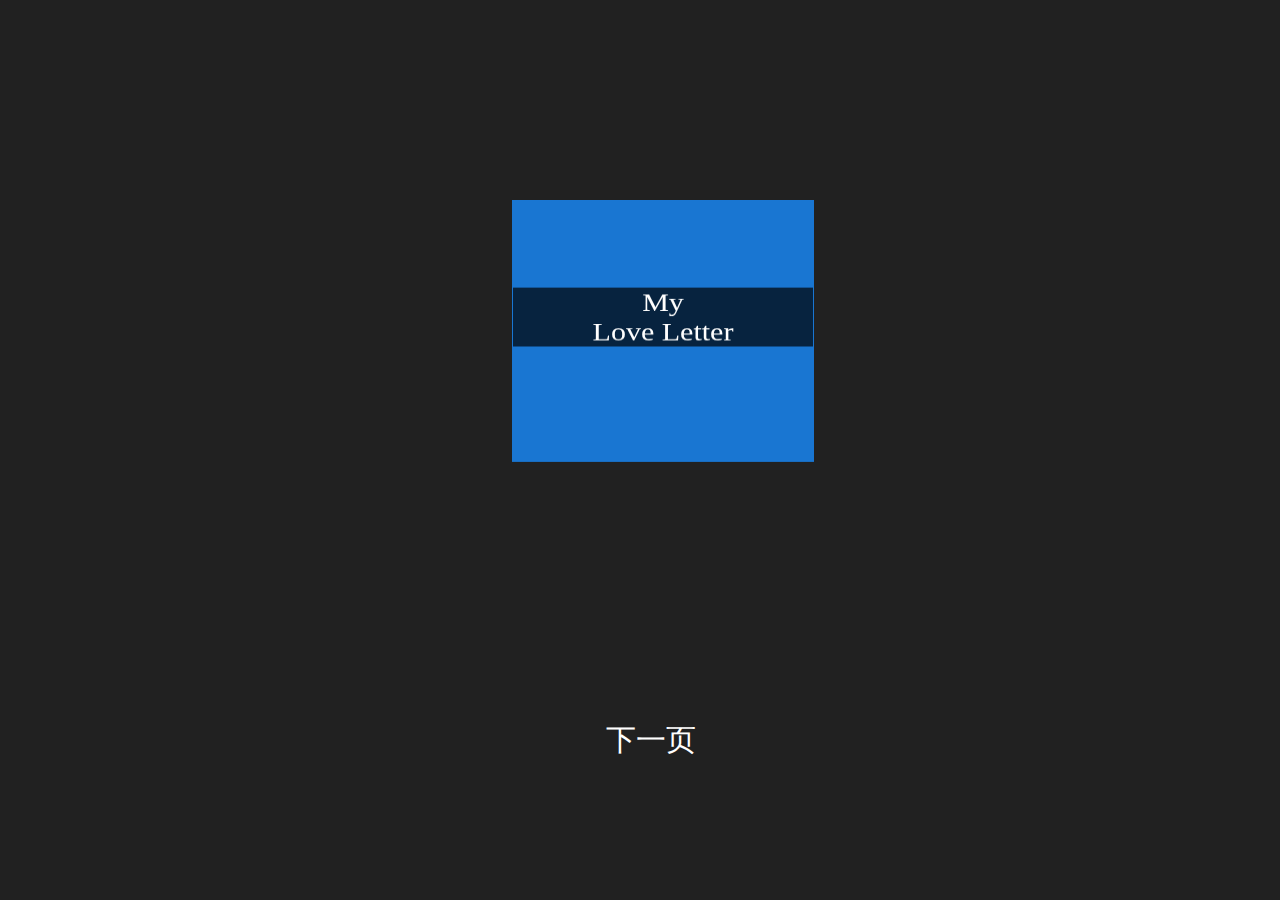
<file: index.html>
<html>
<head>
<meta charset="UTF-8">
<link rel="stylesheet" href="./css/page-style.css"> 
</head>
<body>
  <a class="link" href="page.html">下一页</a>
  <div class="book preserve-3d">

    <div class="book-page-box">
      <div class="book-page">
        <p>百花牵衣吐艳</p>
      </div>  
    </div>

    <div class="flip-animation-3 point">
      <div class="book-page">
        <p>情如茧凝成缘</p>
      </div>
    </div>

    <div class="flip-animation-2 point">
      <div class="book-page">
        <p>梦随风醉缠绵</p>
      </div>
    </div>

    <div class="flip-animation-1 point">
      <div class="book-page first-page">
        <p>My <br>Love Letter</p>
      </div>
    </div>

  </div>
</body>
</html>
</file>
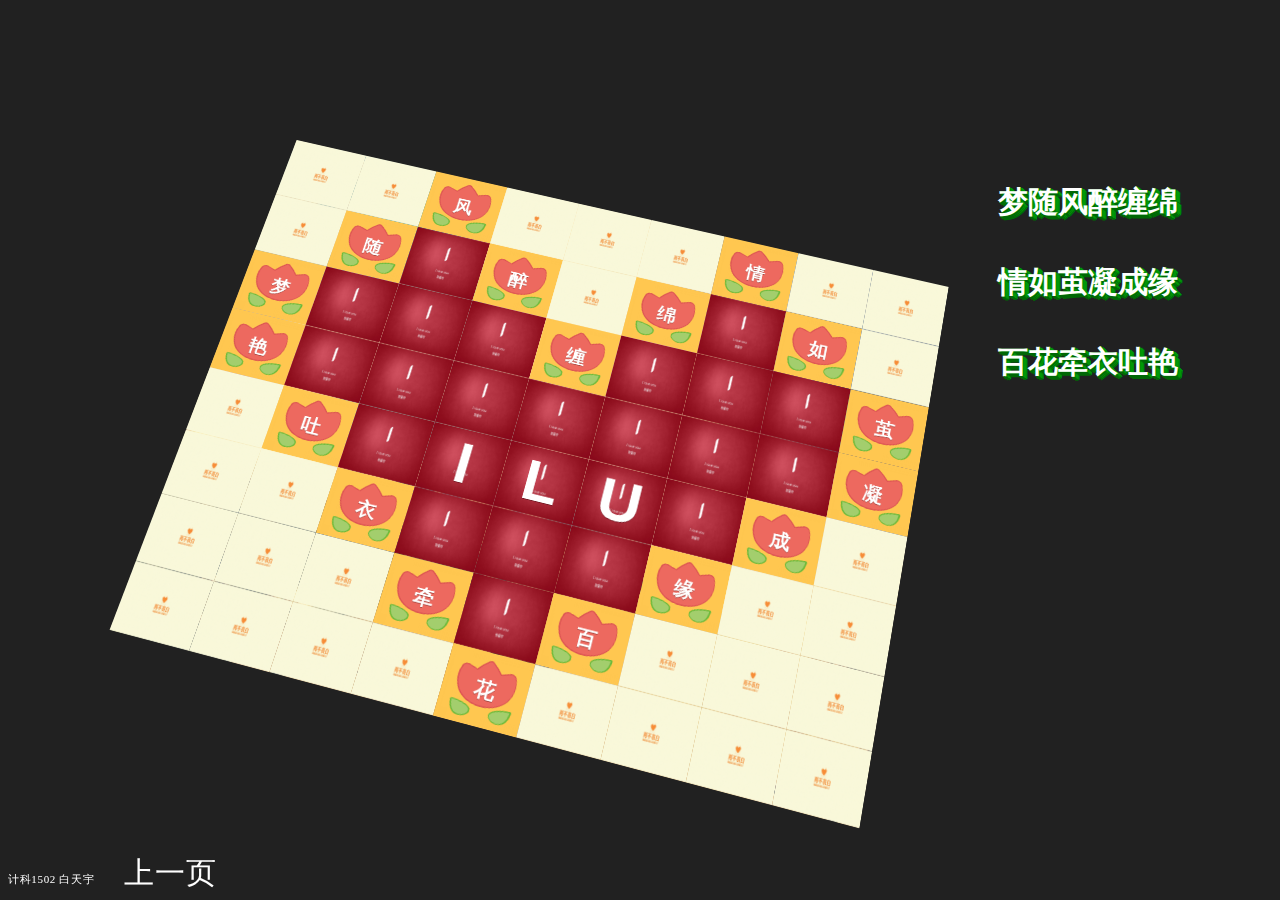
<file: page.html>
﻿<!doctype html>
<html>
<head>
<meta charset="utf-8">
<title>#三行情书#</title>
<link rel="shortcut icon" href="./logo.ico" type="image/x-icon" />
<link type="text/css" rel="stylesheet" href='http://fonts.googleapis.com/css?family=Ubuntu:300italic,300,700' />
<script type="text/javascript" src="js/jquery-1.7.2.min.js"></script>

<style>
* {
  box-sizing: border-box;
}

body {
  padding: 0;
  margin: 0;
  background: #212121;
  overflow: hidden;
}

.mosaica {
  position: fixed;
  left: 2px;
  bottom: 2px;
  padding: 4px 6px;
  color: #FFFFFF;
  font-family: "Montserrat";
  font-size: 11px;
  letter-spacing: 0.06em;
}
.mosaica a{
  color: #fff;
  font-size: 30px;
  text-decoration: none;
  margin: 0 0 0 30px;
}
.mosaica a:hover{
  color: orange;
}
.container {
  position: absolute;
  width: 0;
  height: 0;
  left: 43%;
  top: 50%;
  perspective: 1200px;
  transform-origin: center center;
  cursor: move;
}

.plane {
  position: absolute;
  display: block;
  width: 900px;
  height: 700px;
  border: 0;
  margin: -350px 0 0 -450px;
  transform-style: preserve-3d;
}
.plane:before {
  content: "";
  position: absolute;
  left: 0;
  top: 0;
  background: url('./img/background.jpg') no-repeat;
  background-size: 100% 700px;
  width: 100%;
  height: 100%;
  z-index: -1;
  transform: translateZ(-1px);
}

.items {
  position: relative;
  transform-style: preserve-3d;
}

.item {
  background-color: pink;
  position: absolute;
  overflow: hidden;
  /*border: 1px solid #2785db;*/
}
.item2,
.item3{
  position: absolute;
  left: 0;
  top:0;
  overflow: hidden;
  width: 100%;
  height: 100%;
  background:url(./img/heart.png) no-repeat center;
  background-size: 85px 69.5px;
  color: #fff;
  text-align: center;
  font-size: 75px;
  line-height: 87.5px;
  font-family: "微软雅黑","helvetica neue",arial,sans-serif;
  font-weight: 900;
  text-shadow:0 1px 0 rgba(0, 0, 0, 0.3);
}

@keyframes animate {
  0% {
    transform: translate3d(0px, 0px, 0px) rotateX(0deg) rotateY(0deg) rotateZ(0deg) scale3d(1, 1, 1);
    transform-origin: 50% 50% 0;
    opacity: 1;
  } 
  100% {
    transform: translate3d(0px, 0px, 1200px) rotateX(180deg) rotateY(360deg) rotateZ(180deg) scale3d(0, 0, 0);
    transform-origin: 50% 50% 0;
    opacity: 1;
  }
}
@keyframes animate3 {
  0% {
    transform: translate3d(0px, 0px, 0px) rotateX(0deg) rotateY(0deg) rotateZ(0deg) scale3d(1, 1, 1);
    transform-origin: 50% 50% 0;
    font-size: 75px;
    opacity: 1;
  }  
  100% {
    transform: translate3d(0px, 0px, 1200px) rotateX(0deg) rotateY(0deg) rotateZ(0deg) scale3d(0, 0, 0);
    transform-origin: 50% 50% 0;
    font-size: 150px;
    opacity: 1;
    color: orange;
  }
}

.item.animate {
  transform: translate3d(0px, 0px, 0px) rotateX(0deg) rotateY(0deg) rotateZ(0deg) scale3d(1, 1, 1);
  transform-origin: 50% 50% 0;
  animation: animate 15s forwards;
}
.item2.animate {
  transform: translate3d(0px, 0px, 0px) rotateX(0deg) rotateY(0deg) rotateZ(0deg) scale3d(1, 1, 1);
  transform-origin: 50% 50% 0;
  animation: animate 10s forwards;
}
.item3.animate {
  transform: translate3d(0px, 0px, 0px) rotateX(0deg) rotateY(0deg) rotateZ(0deg) scale3d(1, 1, 1);
  transform-origin: 50% 50% 0;

  animation: animate3 10s forwards;
}
.poem{
  position: absolute;
  top:18%;
  left: 78%;
  line-height: 80px;
  color: #fff;
  font-size: 30px;
  font-family: "微软雅黑","helvetica neue",arial,sans-serif;
  font-weight: 800;
  text-shadow:1px 0px #009807, 1px 2px #006705, 3px 1px #009807, 2px 3px #006705, 4px 2px #009807, 4px 4px #006705, 5px 3px #009807;
}
</style>
</head>
<body>
  <audio autoplay="autopaly">
      <source src="song.mp3" type="audio/mp3" />
  </audio>  
  <div class="poem">
    梦随风醉缠绵<br>
    情如茧凝成缘<br>
    百花牵衣吐艳
  </div>
<div class="mosaica">计科1502 白天宇<a href="index.html">上一页</a></div>
<div class="container">
  <div id="plane1" class="plane">
    <div class="items">
      <!-- 第一行 -->
      <div class="item" style="top: 0px; left: 0px; width: 100px; height: 87.5px; animation-delay: 8.64s;background: url('./img/13.jpg') no-repeat; background-size: 100% 87.5px;"></div>
      <div class="item" style="top: 0px; left: 100px; width: 100px; height: 87.5px; animation-delay: 8.56s; background: url('./img/13.jpg') no-repeat; background-size: 100% 87.5px;"></div>
      <div class="item3" style="top: 0px; left: 200px; width: 100px; height: 87.5px; animation-delay: 14.96s; background: url('./img/12.jpg') no-repeat; background-size: 100% 87.5px;"></div>
      <div class="item" style="top: 0px; left: 300px; width: 100px; height: 87.5px; animation-delay: 9.74s; background: url('./img/13.jpg') no-repeat; background-size: 100% 87.5px;"></div>
      <div class="item" style="top: 0px; left: 400px; width: 100px; height: 87.5px; animation-delay: 8.28s; background: url('./img/13.jpg') no-repeat; background-size: 100% 87.5px;"></div>
      <div class="item" style="top: 0px; left: 500px; width: 100px; height: 87.5px;animation-delay: 8.88s;  background: url('./img/13.jpg') no-repeat; background-size: 100% 87.5px;"></div>
      <div class="item" style="top: 0px; left: 600px; width: 100px; height: 87.5px;animation-delay: 14.96s;  background: url('./img/12.jpg') no-repeat; background-size: 100% 87.5px;"></div>
      <div class="item" style="top: 0px; left: 700px; width: 100px; height: 87.5px; animation-delay: 9.76s; background: url('./img/13.jpg') no-repeat; background-size: 100% 87.5px;"></div>
      <div class="item" style="top: 0px; left: 800px; width: 100px; height: 87.5px; animation-delay: 8.4s; background: url('./img/13.jpg') no-repeat; background-size: 100% 87.5px;"></div>

      <div class="item2" style="top: 0px; left: 200px; width: 100px; height: 87.5px; animation-delay: 1.64s; font-size: 25px;">风</div>
      <div class="item2" style="top: 0px; left: 600px; width: 100px; height: 87.5px; animation-delay: 2.44s;  font-size: 25px;">情</div>


       <!-- 第二行 -->
      <div class="item" style="top: 87.5px; left: 0px; width: 100px; height: 87.5px; animation-delay: 8.12s; background: url('./img/13.jpg') no-repeat; background-size: 100% 87.5px;"></div>
      <div class="item" style="top: 87.5px; left: 100px; width: 100px; height: 87.5px; animation-delay: 14.96s; background: url('./img/12.jpg') no-repeat; background-size: 100% 87.5px;"></div>
      <div class="item3" style="top: 87.5px; left: 200px; width: 100px;height: 87.5px;animation-delay: 15.96s;  background: url('./img/100.jpg') no-repeat; background-size: 100% 87.5px;"></div>
      <div class="item" style="top: 87.5px; left: 300px; width: 100px; height: 87.5px; animation-delay: 14.96s; background: url('./img/12.jpg') no-repeat; background-size: 100% 87.5px;"></div>
      <div class="item" style="top: 87.5px; left: 400px; width: 100px; height: 87.5px; animation-delay: 8.8s; background: url('./img/13.jpg') no-repeat; background-size: 100% 87.5px;"></div>
      <div class="item" style="top: 87.5px; left: 500px; width: 100px; height: 87.5px; animation-delay: 14.96s; background: url('./img/12.jpg') no-repeat; background-size: 100% 87.5px;"></div>
      <div class="item3" style="top: 87.5px; left: 600px; width: 100px;height: 87.5px;animation-delay: 15.96s;  background: url('./img/100.jpg') no-repeat; background-size: 100% 87.5px;"></div>
      <div class="item" style="top: 87.5px; left: 700px; width: 100px;height: 87.5px;animation-delay: 14.96s;  background: url('./img/12.jpg') no-repeat; background-size: 100% 87.5px;"></div>
      <div class="item" style="top: 87.5px; left: 800px; width: 100px; height: 87.5px; animation-delay: 9.48s; background: url('./img/13.jpg') no-repeat; background-size: 100% 87.5px;"></div>

      <div class="item2" style="top: 87.5px; left: 100px; width: 100px; height: 87.5px; animation-delay: 1.24s;font-size: 25px;">随</div>
      <div class="item2" style="top: 87.5px; left: 300px; width: 100px; height: 87.5px; animation-delay: 1.84s;font-size: 25px;">醉</div>
      <div class="item2" style="top: 87.5px; left: 500px; width: 100px; height: 87.5px; animation-delay: 2.24s;font-size: 25px;">绵</div>
      <div class="item2" style="top: 87.5px; left: 700px; width: 100px;height: 87.5px;animation-delay: 2.64s; font-size: 25px;">如</div>

       <!-- 第三行 -->
      <div class="item" style="top: 175px; left: 0px; width: 100px; height: 87.5px; animation-delay: 14.96s; background: url('./img/12.jpg') no-repeat; background-size: 100% 87.5px;"></div>
      <div class="item3" style="top: 175px; left: 100px; width: 100px; height: 87.5px; animation-delay: 15.96s; background: url('./img/100.jpg') no-repeat; background-size: 100% 87.5px;"></div>
      <div class="item3" style="top: 175px; left: 200px; width: 100px; height: 87.5px; animation-delay: 15.96s; background: url('./img/100.jpg') no-repeat; background-size: 100% 87.5px;"> </div>
      <div class="item3" style="top: 175px; left: 300px; width: 100px; height: 87.5px; animation-delay: 15.96s; background: url('./img/100.jpg') no-repeat; background-size: 100% 87.5px;"> </div>
      <div class="item" style="top: 175px; left: 400px; width: 100px; height: 87.5px; animation-delay: 14.96s; background: url('./img/12.jpg') no-repeat; background-size: 100% 87.5px;"> </div>
      <div class="item3" style="top: 175px; left: 500px; width: 100px; height: 87.5px;animation-delay: 15.96s;  background: url('./img/100.jpg') no-repeat; background-size: 100% 87.5px;"> </div>
      <div class="item3" style="top: 175px; left: 600px; width: 100px; height: 87.5px;animation-delay: 15.96s;  background: url('./img/100.jpg') no-repeat; background-size: 100% 87.5px;"> </div>
      <div class="item3" style="top: 175px; left: 700px; width: 100px; height: 87.5px; animation-delay: 15.96s; background: url('./img/100.jpg') no-repeat; background-size: 100% 87.5px;"></div>
      <div class="item" style="top: 175px; left: 800px; width: 100px; height: 87.5px; animation-delay: 14.96s; background: url('./img/12.jpg') no-repeat; background-size: 100% 87.5px;"> </div>

      <div class="item2" style="top: 175px; left: 0px; width: 100px; height: 87.5px; animation-delay: 1.04s;font-size: 25px;">梦</div>
      <div class="item2" style="top: 175px; left: 400px; width: 100px; height: 87.5px; animation-delay: 2.04s;font-size: 25px;">缠 </div>
      <div class="item2" style="top: 175px; left: 800px; width: 100px; height: 87.5px; animation-delay: 2.84s;font-size: 25px;">茧 </div>

       <!-- 第四行 -->
      <div class="item" style="top: 262.5px; left: 0px; width: 100px; height: 87.5px; animation-delay: 14.96s; background: url('./img/12.jpg') no-repeat; background-size: 100% 87.5px;"> </div>
      <div class="item3" style="top: 262.5px; left: 100px; width: 100px; height: 87.5px; animation-delay: 15.96s; background: url('./img/100.jpg') no-repeat; background-size: 100% 87.5px;"> </div>
      <div class="item3" style="top: 262.5px; left: 200px; width: 100px;height: 87.5px;animation-delay: 15.96s;  background: url('./img/100.jpg') no-repeat; background-size: 100% 87.5px;"> </div>
      <div class="item3" style="top: 262.5px; left: 300px; width: 100px; height: 87.5px; animation-delay: 15.96s; background: url('./img/100.jpg') no-repeat; background-size: 100% 87.5px;"></div>
      <div class="item3" style="top: 262.5px; left: 400px; width: 100px; height: 87.5px; animation-delay: 15.96s; background: url('./img/100.jpg') no-repeat; background-size: 100% 87.5px;"> </div>
      <div class="item3" style="top: 262.5px; left: 500px; width: 100px; height: 87.5px; animation-delay: 15.96s; background: url('./img/100.jpg') no-repeat; background-size: 100% 87.5px;"> </div>
      <div class="item3" style="top: 262.5px; left: 600px; width: 100px;height: 87.5px;animation-delay: 15.96s;  background: url('./img/100.jpg') no-repeat; background-size: 100% 87.5px;"> </div>
      <div class="item3" style="top: 262.5px; left: 700px; width: 100px;height: 87.5px;animation-delay: 15.96s;  background: url('./img/100.jpg') no-repeat; background-size: 100% 87.5px;"> </div>
      <div class="item" style="top: 262.5px; left: 800px; width: 100px; height: 87.5px; animation-delay: 14.96s; background: url('./img/12.jpg') no-repeat; background-size: 100% 87.5px;"></div>

      <div class="item2" style="top: 262.5px; left: 0px; width: 100px; height: 87.5px; animation-delay: 4.64s;font-size: 25px;">艳</div>
      <div class="item2" style="top: 262.5px; left: 800px; width: 100px; height: 87.5px; animation-delay: 3.04s;font-size: 25px;"> 凝</div>
      
       <!-- 第五行 -->
      <div class="item" style="top: 350px; left: 0px; width: 100px; height: 87.5px; animation-delay: 8.04s; background: url('./img/13.jpg') no-repeat; background-size: 100% 87.5px;"></div>
      <div class="item" style="top: 350px; left: 100px; width: 100px; height: 87.5px; animation-delay: 14.96s; background: url('./img/12.jpg') no-repeat; background-size: 100% 87.5px;"></div>
      <div class="item3" style="top: 350px; left: 200px; width: 100px; height: 87.5px; animation-delay: 15.96s; background: url('./img/100.jpg') no-repeat; background-size: 100% 87.5px;"> </div>
      <div class="item3" style="top: 350px; left: 300px; width: 100px; height: 87.5px; animation-delay: 15.96s; background: url('./img/100.jpg') no-repeat; background-size: 100% 87.5px;"> </div>
      <div class="item3" style="top: 350px; left: 400px; width: 100px; height: 87.5px; animation-delay: 15.96s; background: url('./img/100.jpg') no-repeat; background-size: 100% 87.5px;"> </div>
      <div class="item3" style="top: 350px; left: 500px; width: 100px; height: 87.5px;animation-delay: 15.96s;  background: url('./img/100.jpg') no-repeat; background-size: 100% 87.5px;"> </div>
      <div class="item3" style="top: 350px; left: 600px; width: 100px; height: 87.5px;animation-delay: 15.96s;  background: url('./img/100.jpg') no-repeat; background-size: 100% 87.5px;"> </div>
      <div class="item" style="top: 350px; left: 700px; width: 100px; height: 87.5px; animation-delay: 14.96s; background: url('./img/12.jpg') no-repeat; background-size: 100% 87.5px;"></div>
      <div class="item" style="top: 350px; left: 800px; width: 100px; height: 87.5px; animation-delay: 8.4s; background: url('./img/13.jpg') no-repeat; background-size: 100% 87.5px;"> </div>

      <div class="item2" style="top: 350px; left: 100px; width: 100px; height: 87.5px; animation-delay: 4.44s; font-size: 25px;">吐</div>
      <div class="item3" style="top: 350px; left: 300px; width: 100px; height: 87.5px; animation-delay: 5.64s; background:none; "> I</div>
      <div class="item3" style="top: 350px; left: 400px; width: 100px; height: 87.5px; animation-delay: 5.64s; background:none; "> L</div>
      <div class="item3" style="top: 350px; left: 500px; width: 100px; height: 87.5px; animation-delay: 5.64s;  background:none; "> U</div>
      <div class="item2" style="top: 350px; left: 700px; width: 100px; height: 87.5px; animation-delay: 3.24s; font-size: 25px;">成</div>


       <!-- 第六行 -->
      <div class="item" style="top: 437.5px; left: 0px; width: 100px; height: 87.5px; animation-delay: 9.68s; background: url('./img/13.jpg') no-repeat; background-size: 100% 87.5px;"> </div>
      <div class="item" style="top: 437.5px; left: 100px; width: 100px; height: 87.5px; animation-delay: 8.01s; background: url('./img/13.jpg') no-repeat; background-size: 100% 87.5px;"> </div>
      <div class="item" style="top: 437.5px; left: 200px; width: 100px;height: 87.5px;animation-delay: 14.96s;  background: url('./img/12.jpg') no-repeat; background-size: 100% 87.5px;"> </div>
      <div class="item3" style="top: 437.5px; left: 300px; width: 100px; height: 87.5px; animation-delay: 15.96s; background: url('./img/100.jpg') no-repeat; background-size: 100% 87.5px;"></div>
      <div class="item3" style="top: 437.5px; left: 400px; width: 100px; height: 87.5px; animation-delay: 15.96s; background: url('./img/100.jpg') no-repeat; background-size: 100% 87.5px;"> </div>
      <div class="item3" style="top: 437.5px; left: 500px; width: 100px; height: 87.5px; animation-delay: 15.96s; background: url('./img/100.jpg') no-repeat; background-size: 100% 87.5px;"> </div>
      <div class="item" style="top: 437.5px; left: 600px; width: 100px;height: 87.5px;animation-delay: 14.96s;  background: url('./img/12.jpg') no-repeat; background-size: 100% 87.5px;"> </div>
      <div class="item" style="top: 437.5px; left: 700px; width: 100px;height: 87.5px;animation-delay: 8.29s;  background: url('./img/13.jpg') no-repeat; background-size: 100% 87.5px;"> </div>
      <div class="item" style="top: 437.5px; left: 800px; width: 100px; height: 87.5px; animation-delay: 9.2s; background: url('./img/13.jpg') no-repeat; background-size: 100% 87.5px;"></div>

      <div class="item2" style="top: 437.5px; left: 200px; width: 100px; height: 87.5px; animation-delay: 4.24s;font-size: 25px;"> 衣</div>
      <div class="item2" style="top: 437.5px; left: 600px; width: 100px; height: 87.5px;animation-delay: 3.44s; font-size: 25px;"> 缘</div>
      
       <!-- 第七行 -->
      <div class="item" style="top: 525px; left: 0px; width: 100px; height: 87.5px; animation-delay: 8.98s; background: url('./img/13.jpg') no-repeat; background-size: 100% 87.5px;"> </div>
      <div class="item" style="top: 525px; left: 100px; width: 100px; height: 87.5px; animation-delay: 9.15s; background: url('./img/13.jpg') no-repeat; background-size: 100% 87.5px;"> </div>
      <div class="item" style="top: 525px; left: 200px; width: 100px;height: 87.5px;animation-delay: 8.78s;  background: url('./img/13.jpg') no-repeat; background-size: 100% 87.5px;"> </div>
      <div class="item" style="top: 525px; left: 300px; width: 100px; height: 87.5px; animation-delay: 14.96s; background: url('./img/12.jpg') no-repeat; background-size: 100% 87.5px;"></div>
      <div class="item3" style="top: 525px; left: 400px; width: 100px; height: 87.5px; animation-delay:15.96s; background: url('./img/100.jpg') no-repeat; background-size: 100% 87.5px;"> </div>
      <div class="item" style="top: 525px; left: 500px; width: 100px; height: 87.5px; animation-delay: 14.96s; background: url('./img/12.jpg') no-repeat; background-size: 100% 87.5px;"> </div>
      <div class="item" style="top: 525px; left: 600px; width: 100px;height: 87.5px;animation-delay: 8.12s;  background: url('./img/13.jpg') no-repeat; background-size: 100% 87.5px;"> </div>
      <div class="item" style="top: 525px; left: 700px; width: 100px;height: 87.5px;animation-delay: 8.68s;  background: url('./img/13.jpg') no-repeat; background-size: 100% 87.5px;"> </div>
      <div class="item" style="top: 525px; left: 800px; width: 100px; height: 87.5px; animation-delay: 8.97s; background: url('./img/13.jpg') no-repeat; background-size: 100% 87.5px;"></div>

      <div class="item2" style="top: 525px; left: 300px; width: 100px; height: 87.5px; animation-delay: 4.04s;font-size: 25px;"> 牵</div>
      <div class="item2" style="top: 525px; left: 500px; width: 100px; height: 87.5px;animation-delay: 3.64s; font-size: 25px;"> 百</div>
      
       <!-- 第八行 -->
      <div class="item" style="top: 612.5px; left: 0px; width: 100px; height: 87.5px; animation-delay: 8.89s; background: url('./img/13.jpg') no-repeat; background-size: 100% 87.5px;"> </div>
      <div class="item" style="top: 612.5px; left: 100px; width: 100px; height: 87.5px; animation-delay: 8.87s; background: url('./img/13.jpg') no-repeat; background-size: 100% 87.5px;"> </div>
      <div class="item" style="top: 612.5px; left: 200px; width: 100px;height: 87.5px;animation-delay: 8.99s;  background: url('./img/13.jpg') no-repeat; background-size: 100% 87.5px;"> </div>
      <div class="item" style="top: 612.5px; left: 300px; width: 100px; height: 87.5px; animation-delay: 8.25s; background: url('./img/13.jpg') no-repeat; background-size: 100% 87.5px;"></div>
      <div class="item" style="top: 612.5px; left: 400px; width: 100px; height: 87.5px; animation-delay:14.96s; background: url('./img/12.jpg') no-repeat; background-size: 100% 87.5px;"> </div>
      <div class="item" style="top: 612.5px; left: 500px; width: 100px; height: 87.5px; animation-delay: 8.97s; background: url('./img/13.jpg') no-repeat; background-size: 100% 87.5px;"> </div>
      <div class="item" style="top: 612.5px; left: 600px; width: 100px;height: 87.5px;animation-delay: 8.9s;  background: url('./img/13.jpg') no-repeat; background-size: 100% 87.5px;"> </div>
      <div class="item" style="top: 612.5px; left: 700px; width: 100px;height: 87.5px;animation-delay: 9s;  background: url('./img/13.jpg') no-repeat; background-size: 100% 87.5px;"> </div>
      <div class="item" style="top: 612.5px; left: 800px; width: 100px; height: 87.5px; animation-delay: 8.5s; background: url('./img/13.jpg') no-repeat; background-size: 100% 87.5px;"></div>

      <div class="item2" style="top: 612.5px; left: 400px; width: 100px; height: 87.5px; animation-delay: 3.84s;font-size: 25px;">花 </div>
    </div>
  </div>



  </div>
</div><script>
class Orbit {
  constructor(target, dumping=10, from={ x: 0, y: 0 }, to={ x: 0, y: 0 }) {
    this.__target = target
    this.dumping = dumping;
    this.desire_rotateZ = -to.y;
    this.desire_rotateX = -to.x;
    this.rz = from.y;
    this.rx = from.x;
    this.isDragging = false;
    this.previousMousePosition = {
      x: 0,
      y: 0
    };
    this.behaviours();
  }
  
  behaviours(){
    $(document).on("mousedown", this.handleDown.bind(this))
    $(document).on("mouseup",   this.handleUp.bind(this))
    $(document).on("mousemove", this.handleMove.bind(this))
    window.requestAnimationFrame(this.update.bind(this));
  }
  
  handleDown(e){
    this.isDragging = true;
    if( !this.firstDrag ){
      this.previousMousePosition = {
        x: e.pageX,
        y: e.pageY
      }
      this.firstDrag = true;
    }
  }
   
  handleUp(e){
    this.isDragging = false;
  }
   
  handleMove(e){
    let deltaMove = {
        x: e.pageX-this.previousMousePosition.x,
        y: e.pageY-this.previousMousePosition.y
    };
  
    if(this.isDragging){
      this.desire_rotateZ += deltaMove.x;
      this.desire_rotateX += deltaMove.y;
    }
    
    this.previousMousePosition = {
          x: e.pageX,
          y: e.pageY
    };
  }

  rotation(x, y){
    this.desire_rotateZ = x;
    this.desire_rotateX = y;
  }
  
  update(){
    this.rz += (( (this.desire_rotateZ*-1) - this.rz) / this.dumping);
    this.rx += (( (this.desire_rotateX*-1) - this.rx) / this.dumping);
    this.__target.css({
      "transform": "translateZ(-300px) rotateX("+this.rx+"deg) rotateZ("+this.rz+"deg)"
    })
    window.requestAnimationFrame(this.update.bind(this));
  }
}

let orbit1 = new Orbit( $("#plane1"), 40, { x: 0,  y: 0 }, { x: 40, y: 30 } )

function animate(){
  $(".item,.item2,.item3").removeClass("animate")
  setTimeout(function(){
    $(".item,.item2,.item3").addClass("animate")
  }, 250)
  setTimeout(animate, 25000);
}

animate()
</script>

</body>
</html>
</file>
<file: css/page-style.css>
* {
	padding: 0;
	margin: 0;
}
body {
	background-color: #212121;
	font-family: '微软雅黑';
}
.book{
	height: 300px;
	width: 300px;
	background: #FFF;
	position: absolute;
	top: 20%;
	left: 40%;
	transform: rotateX(30deg);
	-webkit-transform: rotateX(30deg);
	-ms-transform: rotateX(30deg);
	-o-transform: rotateX(30deg);
}
.link{
	position: absolute;
	left: 45%;
	top:80%;
	color: #fff;
	font-size: 30px;
	text-decoration: none;
	margin: 0 0 0 30px;
}
.link:hover{
  color: orange;
}
/*每页的公共样式*/
.book-page {
	position: absolute;
	top: 0;
	left: 0;
	width: 300px;
	height: 300px;
	border: 1px solid #1976D2;
	text-align: center;
	background:#fff url(../img/4.jpg) no-repeat center;
	background-size: 100% 270px;
}
.book-page p{
	font-size: 38px;
	color:  #fff;
	margin-top: 100px;
	background: red;
	background-color: rgba(0,0,0,0.7)!important;
    filter:Alpha(opacity=70);
}
/*首页样式*/
.first-page{
	background-color: #1976D2;
	background: #1976D2 url() ;
}
.first-page p{
	font-size: 30px;
	color: #fff;
	margin-top: 100px;
}

/*动画部分*/
/*I'm the home page动画*/
.flip-animation-1 {
	animation: flipBook1 17s;
	-moz-animation: flipBook1 17s; /* Firefox */
	-webkit-animation: flipBook1 17s; /* Safari and Chrome */
	-o-animation: flipBook1 17s; /* Opera */
}
@keyframes flipBook1 {
	0% {
		-webkit-transform: rotateY(0deg);
		-ms-transform: rotateY(0deg);
		-o-transform: rotateY(0deg);
		transform: rotateY(0deg);
	}
	50% {
		-webkit-transform: rotateY(-160deg);
		-ms-transform: rotateY(-160deg);
		-o-transform: rotateY(-160deg);
		transform: rotateY(-160deg);
	}
	100% {
		-webkit-transform: rotateY(0deg);
		-ms-transform: rotateY(0deg);
		-o-transform: rotateY(0deg);
		transform: rotateY(0deg);
	}
}

/* Firefox */
@-moz-keyframes flipBook1 {
	0% {
		-webkit-transform: rotateY(0deg);
		-ms-transform: rotateY(0deg);
		-o-transform: rotateY(0deg);
		transform: rotateY(0deg);
	}
	50% {
		-webkit-transform: rotateY(-160deg);
		-ms-transform: rotateY(-160deg);
		-o-transform: rotateY(-160deg);
		transform: rotateY(-160deg);
	}
	100% {
		-webkit-transform: rotateY(0deg);
		-ms-transform: rotateY(0deg);
		-o-transform: rotateY(0deg);
		transform: rotateY(0deg);
	}
}

/* Safari and Chrome */
@-webkit-keyframes flipBook1 {
	0% {
		-webkit-transform: rotateY(0deg);
		-ms-transform: rotateY(0deg);
		-o-transform: rotateY(0deg);
		transform: rotateY(0deg);
	}
	50% {
		-webkit-transform: rotateY(-160deg);
		-ms-transform: rotateY(-160deg);
		-o-transform: rotateY(-160deg);
		transform: rotateY(-160deg);
	}
	100% {
		-webkit-transform: rotateY(0deg);
		-ms-transform: rotateY(0deg);
		-o-transform: rotateY(0deg);
		transform: rotateY(0deg);
	}
}

/* Opera */
@-o-keyframes flipBook1 {
	0% {
		-webkit-transform: rotateY(0deg);
		-ms-transform: rotateY(0deg);
		-o-transform: rotateY(0deg);
		transform: rotateY(0deg);
	}
	50% {
		-webkit-transform: rotateY(-160deg);
		-ms-transform: rotateY(-160deg);
		-o-transform: rotateY(-160deg);
		transform: rotateY(-160deg);
	}
	100% {
		-webkit-transform: rotateY(0deg);
		-ms-transform: rotateY(0deg);
		-o-transform: rotateY(0deg);
		transform: rotateY(0deg);
	}
}
/*第一页动画*/
.flip-animation-2 {
	animation: flipBook2 13s 2s;
	-moz-animation: flipBook2 13s 2s; /* Firefox */
	-webkit-animation: flipBook2 13s 2s; /* Safari and Chrome */
	-o-animation: flipBook2 13s 2s; /* Opera */
}
@keyframes flipBook2 {
	0% {
		-webkit-transform: rotateY(0deg);
		-ms-transform: rotateY(0deg);
		-o-transform: rotateY(0deg);
		transform: rotateY(0deg);
	}
	50% {
		-webkit-transform: rotateY(-150deg);
		-ms-transform: rotateY(-150deg);
		-o-transform: rotateY(-150deg);
		transform: rotateY(-150deg);
	}
	100% {
		-webkit-transform: rotateY(0deg);
		-ms-transform: rotateY(0deg);
		-o-transform: rotateY(0deg);
		transform: rotateY(0deg);
	}
}

/* Firefox */
@-moz-keyframes flipBook2 {
	0% {
		-webkit-transform: rotateY(0deg);
		-ms-transform: rotateY(0deg);
		-o-transform: rotateY(0deg);
		transform: rotateY(0deg);
	}
	50% {
		-webkit-transform: rotateY(-150deg);
		-ms-transform: rotateY(-150deg);
		-o-transform: rotateY(-150deg);
		transform: rotateY(-150deg);
	}
	100% {
		-webkit-transform: rotateY(0deg);
		-ms-transform: rotateY(0deg);
		-o-transform: rotateY(0deg);
		transform: rotateY(0deg);
	}
}

/* Safari and Chrome */
@-webkit-keyframes flipBook2 {
	0% {
		-webkit-transform: rotateY(0deg);
		-ms-transform: rotateY(0deg);
		-o-transform: rotateY(0deg);
		transform: rotateY(0deg);
	}
	50% {
		-webkit-transform: rotateY(-150deg);
		-ms-transform: rotateY(-150deg);
		-o-transform: rotateY(-150deg);
		transform: rotateY(-150deg);
	}
	100% {
		-webkit-transform: rotateY(0deg);
		-ms-transform: rotateY(0deg);
		-o-transform: rotateY(0deg);
		transform: rotateY(0deg);
	}
}

/* Opera */
@-o-keyframes flipBook2 {
	0% {
		-webkit-transform: rotateY(0deg);
		-ms-transform: rotateY(0deg);
		-o-transform: rotateY(0deg);
		transform: rotateY(0deg);
	}
	50% {
		-webkit-transform: rotateY(-150deg);
		-ms-transform: rotateY(-150deg);
		-o-transform: rotateY(-150deg);
		transform: rotateY(-150deg);
	}
	100% {
		-webkit-transform: rotateY(0deg);
		-ms-transform: rotateY(0deg);
		-o-transform: rotateY(0deg);
		transform: rotateY(0deg);
	}
}

/*第二页动画*/
.flip-animation-3 {
	animation: flipBook3 10s 3s;
	-moz-animation: flipBook3 10s 3s; /* Firefox */
	-webkit-animation: flipBook3 10s 3s; /* Safari and Chrome */
	-o-animation: flipBook3 10s 3s; /* Opera */
}
@keyframes flipBook3 {
	0% {
		-webkit-transform: rotateY(0deg);
		-ms-transform: rotateY(0deg);
		-o-transform: rotateY(0deg);
		transform: rotateY(0deg);
	}
	50% {
		-webkit-transform: rotateY(-140deg);
		-ms-transform: rotateY(-140deg);
		-o-transform: rotateY(-140deg);
		transform: rotateY(-140deg);
	}
	100% {
		-webkit-transform: rotateY(0deg);
		-ms-transform: rotateY(0deg);
		-o-transform: rotateY(0deg);
		transform: rotateY(0deg);
	}
}

/* Firefox */
@-moz-keyframes flipBook3 {
	0% {
		-webkit-transform: rotateY(0deg);
		-ms-transform: rotateY(0deg);
		-o-transform: rotateY(0deg);
		transform: rotateY(0deg);
	}
	50% {
		-webkit-transform: rotateY(-140deg);
		-ms-transform: rotateY(-140deg);
		-o-transform: rotateY(-140deg);
		transform: rotateY(-140deg);
	}
	100% {
		-webkit-transform: rotateY(0deg);
		-ms-transform: rotateY(0deg);
		-o-transform: rotateY(0deg);
		transform: rotateY(0deg);
	}
}

/* Safari and Chrome */
@-webkit-keyframes flipBook3 {
	0% {
		-webkit-transform: rotateY(0deg);
		-ms-transform: rotateY(0deg);
		-o-transform: rotateY(0deg);
		transform: rotateY(0deg);
	}
	50% {
		-webkit-transform: rotateY(-140deg);
		-ms-transform: rotateY(-140deg);
		-o-transform: rotateY(-140deg);
		transform: rotateY(-140deg);
	}
	100% {
		-webkit-transform: rotateY(0deg);
		-ms-transform: rotateY(0deg);
		-o-transform: rotateY(0deg);
		transform: rotateY(0deg);
	}
}

/* Opera */
@-o-keyframes flipBook3 {
	0% {
		-webkit-transform: rotateY(0deg);
		-ms-transform: rotateY(0deg);
		-o-transform: rotateY(0deg);
		transform: rotateY(0deg);
	}
	50% {
		-webkit-transform: rotateY(-140deg);
		-ms-transform: rotateY(-140deg);
		-o-transform: rotateY(-140deg);
		transform: rotateY(-140deg);
	}
	100% {
		-webkit-transform: rotateY(0deg);
		-ms-transform: rotateY(0deg);
		-o-transform: rotateY(0deg);
		transform: rotateY(0deg);
	}
}

/*维持3D效果：即显示出rotateZ轴的效果*/
.preserve-3d{
	-webkit-transform-style: preserve-3d;
	-moz-transform-style: preserve-3d;
	-ms-transform-style: preserve-3d;
	transform-style: preserve-3d;
}

/*绕某点转动：即 “绕某点转动” + “绕Y轴转动” 两个效果叠加后 实现了每页绕书的左边缘转动*/
.point{
	transform-origin: 0% 50%;
	-webkit-transform-origin: 0% 50%;
	-moz-transform-origin: 0% 50%;
	-ms-transform-origin: 0% 50%;
	-o-transform-origin: 0% 50%;
}
</file>
